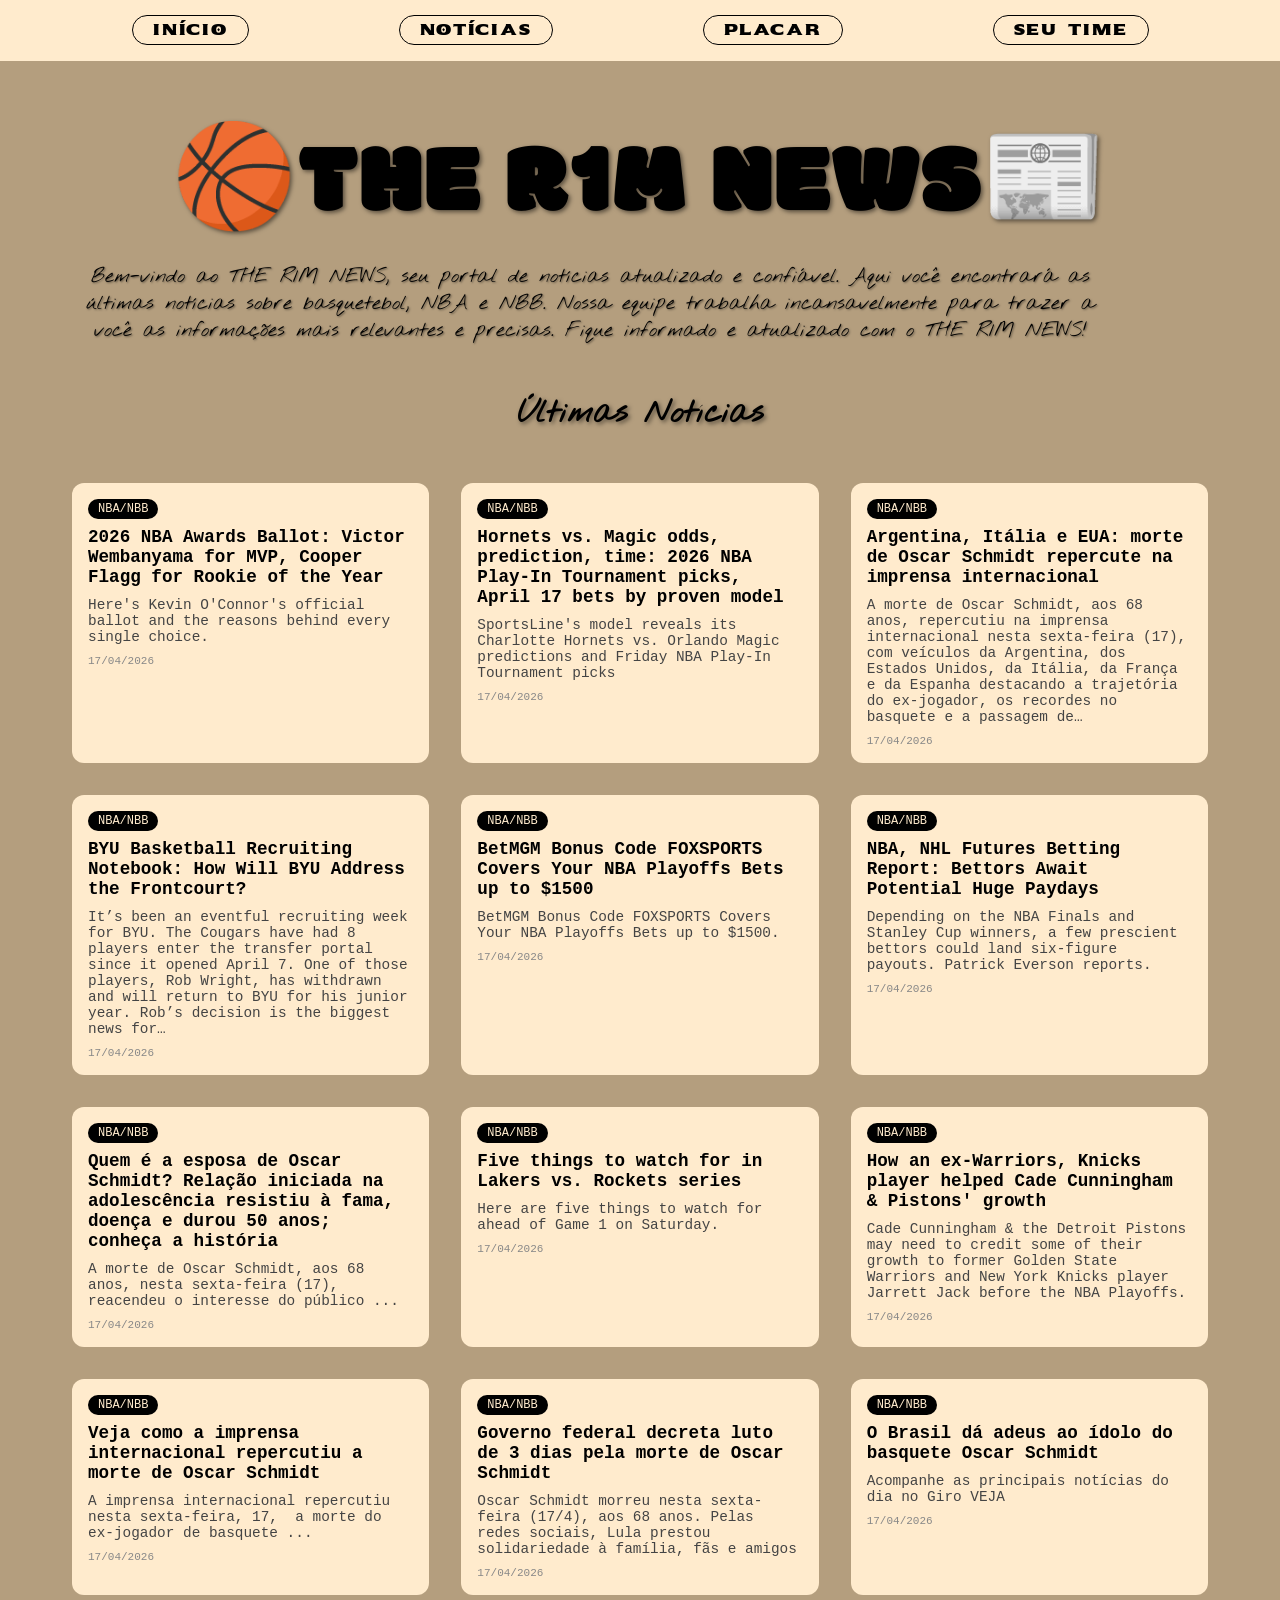
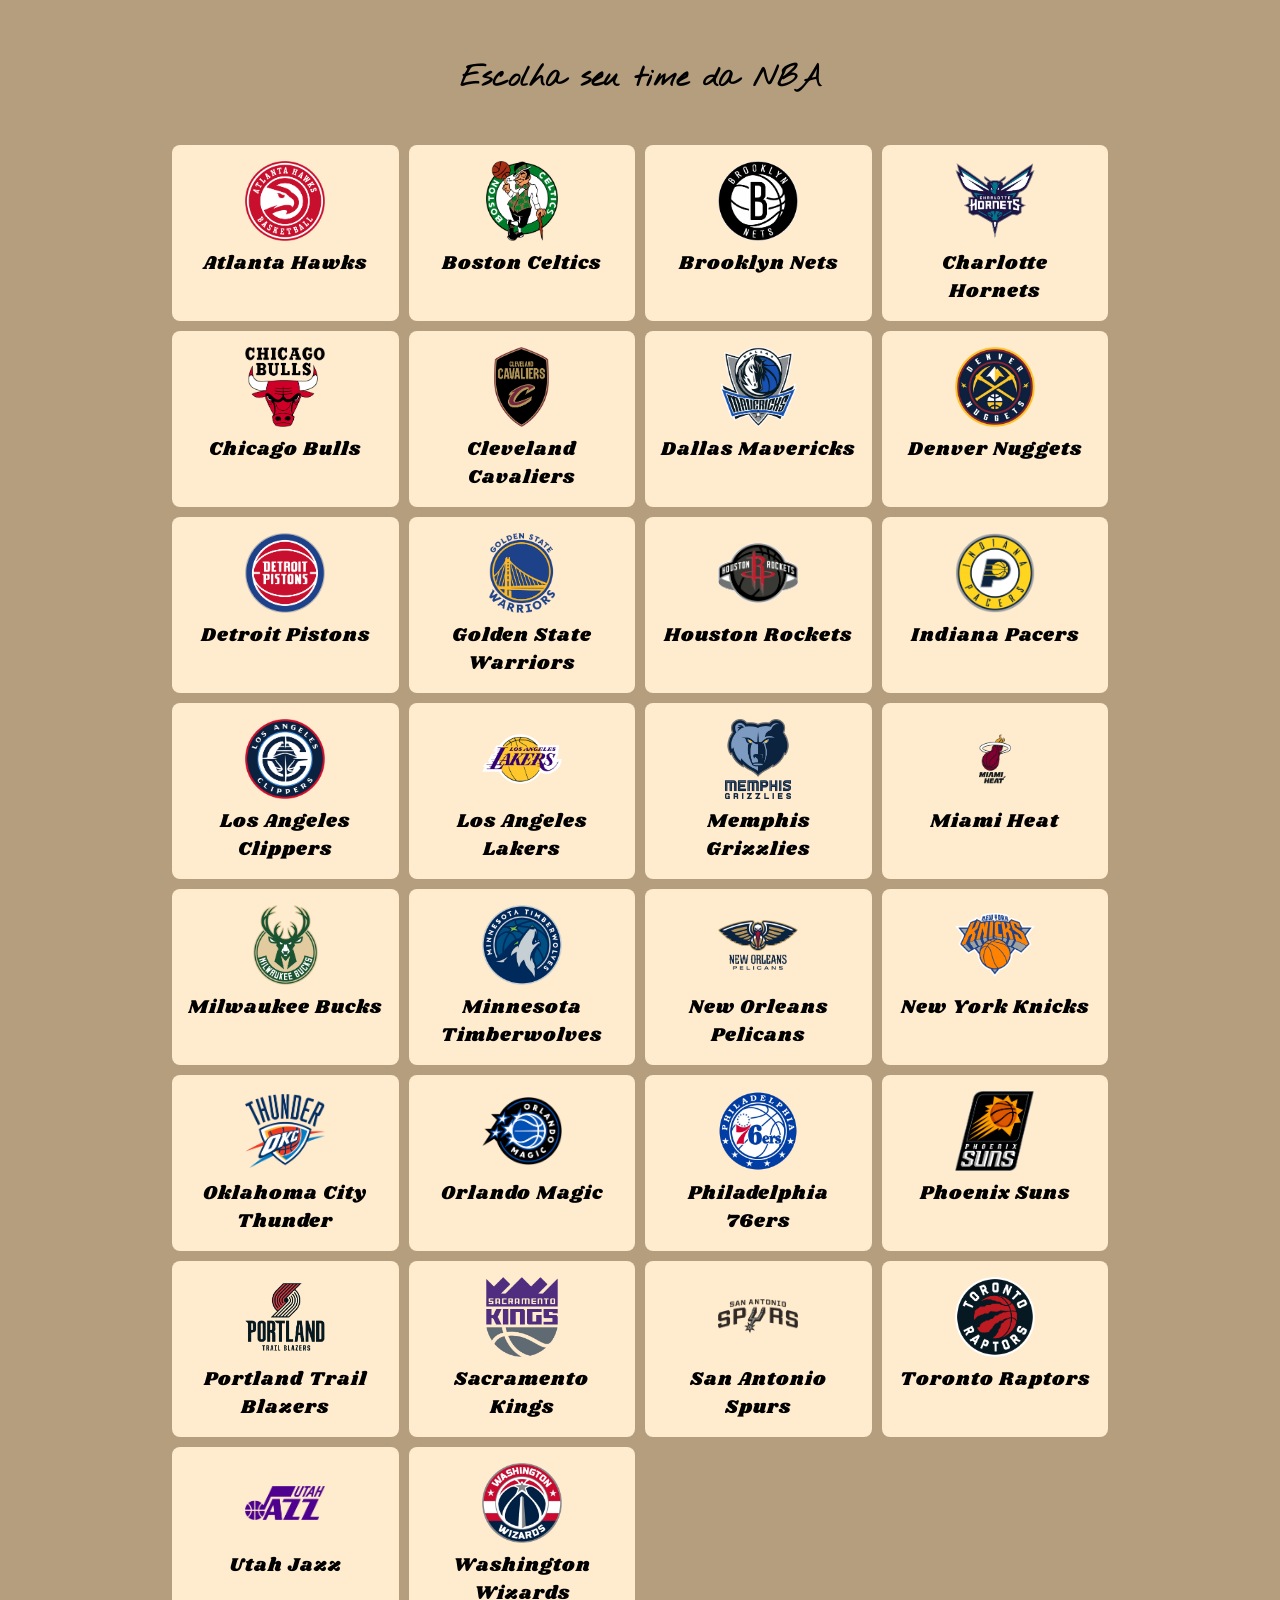
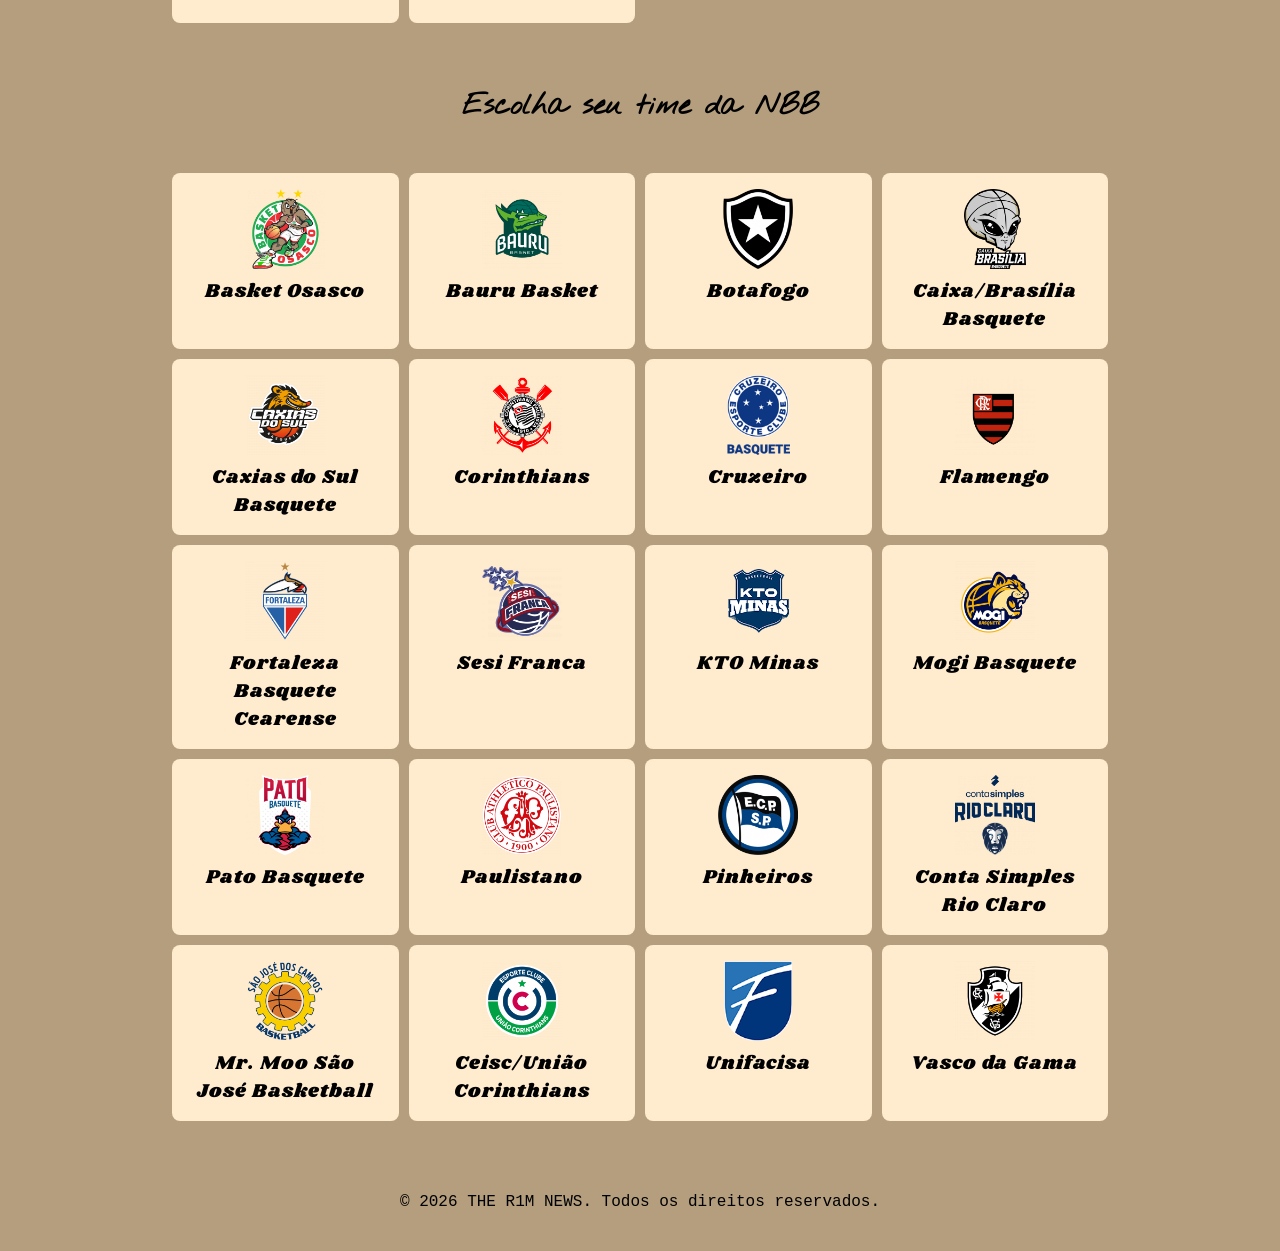
<file: index.html>
<!DOCTYPE html>
<html lang="PT-BR">

<head>
    <meta charset="UTF-8">
    <meta name="viewport" content="width=device-width, initial-scale=1.0">
    <title>THE R1M NEWS</title>
    <link rel="stylesheet" href="styles.css">
    <link rel="preconnect" href="https://fonts.googleapis.com">
    <link rel="preconnect" href="https://fonts.gstatic.com" crossorigin>
    <link
        href="https://fonts.googleapis.com/css2?family=Modak&family=Nothing+You+Could+Do&family=Sekuya&family=Shrikhand&display=swap"
        rel="stylesheet">
    <link rel="stylesheet" href="https://cdnjs.cloudflare.com/ajax/libs/font-awesome/6.5.0/css/all.min.css">

</head>

<body>
    <nav class="navbar">
        <button class="hamburguer" id="hamburguer">
            <i class="fa-solid fa-bars"></i>
        </button>
        <ul class="nav-list" id="nav-list">
            <li><a href="#inicio">Início</a></li>
            <li><a href="#noticias">Notícias</a></li>
            <li><a href="https://www.flashscore.com.br/basquete/eua/nba/#/MHnOejlI/classificacoes/geral/">Placar</a>
            </li>
            <li><a href="#seu-time" id="link-seu-time">Seu Time</a></li>
        </ul>
    </nav>
    <main id="inicio">
        <h1 class="titulo-principal">🏀THE R1M NEWS📰</h1>
        <p class="subtitulo-principal">Bem-vindo ao THE R1M NEWS, seu portal de notícias atualizado e confiável.
            Aqui você encontrará as últimas
            notícias sobre basquetebol, NBA e NBB. Nossa equipe trabalha incansavelmente para trazer a você as
            informações mais relevantes e precisas.
            Fique informado e atualizado com o THE R1M NEWS!</p>
    </main>
    <section class="noticias" id="noticias">
        <h2 class="ultimas-noticias">Últimas Notícias</h2>
        <div class="noticias-grid" id="noticias-grid">

        </div>
    </section>

    <!--ESTÁ É A SECTION DOS TIMES-->

    <section class="times" id="seu-time">
        <h2>Escolha seu time da NBA</h2>
        <ul class="lista-times">
            <li><img src="./img/Atlanta Hawks.png"><span>Atlanta Hawks</span></li>
            <li><img src="./img/Boston Celtics.png"><span>Boston Celtics</span></li>
            <li><img src="./img/Brooklyn Nets.png"><span>Brooklyn Nets</span></li>
            <li><img src="./img/Charlotte Hornets.png"><span>Charlotte Hornets</span></li>
            <li><img src="./img/Chicago Bulls.png"><span>Chicago Bulls</span></li>
            <li><img src="./img/Cleveland Cavaliers.png"><span>Cleveland Cavaliers</span></li>
            <li><img src="./img/Dallas Mavericks.png"><span>Dallas Mavericks</span></li>
            <li><img src="./img/Denver Nuggets.png"><span>Denver Nuggets</span></li>
            <li><img src="./img/Detroit Pistons.png"><span>Detroit Pistons</span></li>
            <li><img src="./img/Golden State Warriors.png"><span>Golden State Warriors</span></li>
            <li><img src="./img/Houston Rockets.png"><span>Houston Rockets</span></li>
            <li><img src="./img/Indiana Pacers.png"><span>Indiana Pacers</span></li>
            <li><img src="./img/Los Angeles Clippers.png"><span>Los Angeles Clippers</span></li>
            <li><img src="./img/Los Angeles Lakers.png"><span>Los Angeles Lakers</span></li>
            <li><img src="./img/Memphis Grizzlies.png"><span>Memphis Grizzlies</span></li>
            <li><img src="./img/Miami Heat.png"><span>Miami Heat</span></li>
            <li><img src="./img/Milwaukee Bucks.png"><span>Milwaukee Bucks</span></li>
            <li><img src="./img/Minnesota Timberwolves.png"><span>Minnesota Timberwolves</span></li>
            <li><img src="./img/New Orleans Pelicans.png"><span>New Orleans Pelicans</span></li>
            <li><img src="./img/New York Knicks.png"><span>New York Knicks</span></li>
            <li><img src="./img/Oklahoma City Thunder.png"><span>Oklahoma City Thunder</span></li>
            <li><img src="./img/Orlando Magic.png"><span>Orlando Magic</span></li>
            <li><img src="./img/Philadelphia 76ers.png"><span>Philadelphia 76ers</span></li>
            <li><img src="./img/Phoenix Suns.png"><span>Phoenix Suns</span></li>
            <li><img src="./img/Portland Trail Blazers.png"><span>Portland Trail Blazers</span></li>
            <li><img src="./img/Sacramento Kings.png"><span>Sacramento Kings</span></li>
            <li><img src="./img/San Antonio Spurs.png"><span>San Antonio Spurs</span></li>
            <li><img src="./img/Toronto Raptors.png"><span>Toronto Raptors</span></li>
            <li><img src="./img/Utah Jazz.png"><span>Utah Jazz</span></li>
            <li><img src="./img/Washington Wizards.png"><span>Washington Wizards</span></li>
        </ul>

        <h2>Escolha seu time da NBB</h2>
        <ul class="lista-times">
            <li><img src="./img/Basket Osasco.png"><span>Basket Osasco</span></li>
            <li><img src="./img/Bauru Basket.png"><span>Bauru Basket</span></li>
            <li><img src="./img/Botafogo.png"><span>Botafogo</span></li>
            <li><img src="./img/CAIXA Brasília Basquete.png"><span>Caixa/Brasília Basquete</span></li>
            <li><img src="./img/Caxias do Sul Basquete.png"><span>Caxias do Sul Basquete</span></li>
            <li><img src="./img/Corinthians.png"><span>Corinthians</span></li>
            <li><img src="./img/Cruzeiro.png"><span>Cruzeiro</span></li>
            <li><img src="./img/Flamengo.png"><span>Flamengo</span></li>
            <li><img src="./img/Fortaleza Basquete Cearense.png"><span>Fortaleza Basquete Cearense</span></li>
            <li><img src="./img/Sesi Franca.png"><span>Sesi Franca</span></li>
            <li><img src="./img/KTO Minas.png"><span>KTO Minas</span></li>
            <li><img src="./img/Mogi Basquete.png"><span>Mogi Basquete</span></li>
            <li><img src="./img/Pato Basquete.png"><span>Pato Basquete</span></li>
            <li><img src="./img/Paulistano.png"><span>Paulistano</span></li>
            <li><img src="./img/Pinheiros.png"><span>Pinheiros</span></li>
            <li><img src="./img/Conta Simples Rio Claro.png"><span>Conta Simples Rio Claro</span></li>
            <li><img src="./img/Mr. Moo São José Basketball.png"><span>Mr. Moo São José Basketball</span></li>
            <li><img src="./img/Ceisc União Corinthians.png"><span>Ceisc/União Corinthians</span></li>
            <li><img src="./img/UNIFACISA.png"><span>Unifacisa</span></li>
            <li><img src="./img/Vasco da Gama.png"><span>Vasco da Gama</span></li>
        </ul>
    </section>
    <script src="scripts.js"></script>
    <footer class="rodape">
        <p class="rodape">&copy; 2026 THE R1M NEWS. Todos os direitos reservados.</p>
    </footer>
</body>

</html>
</file>
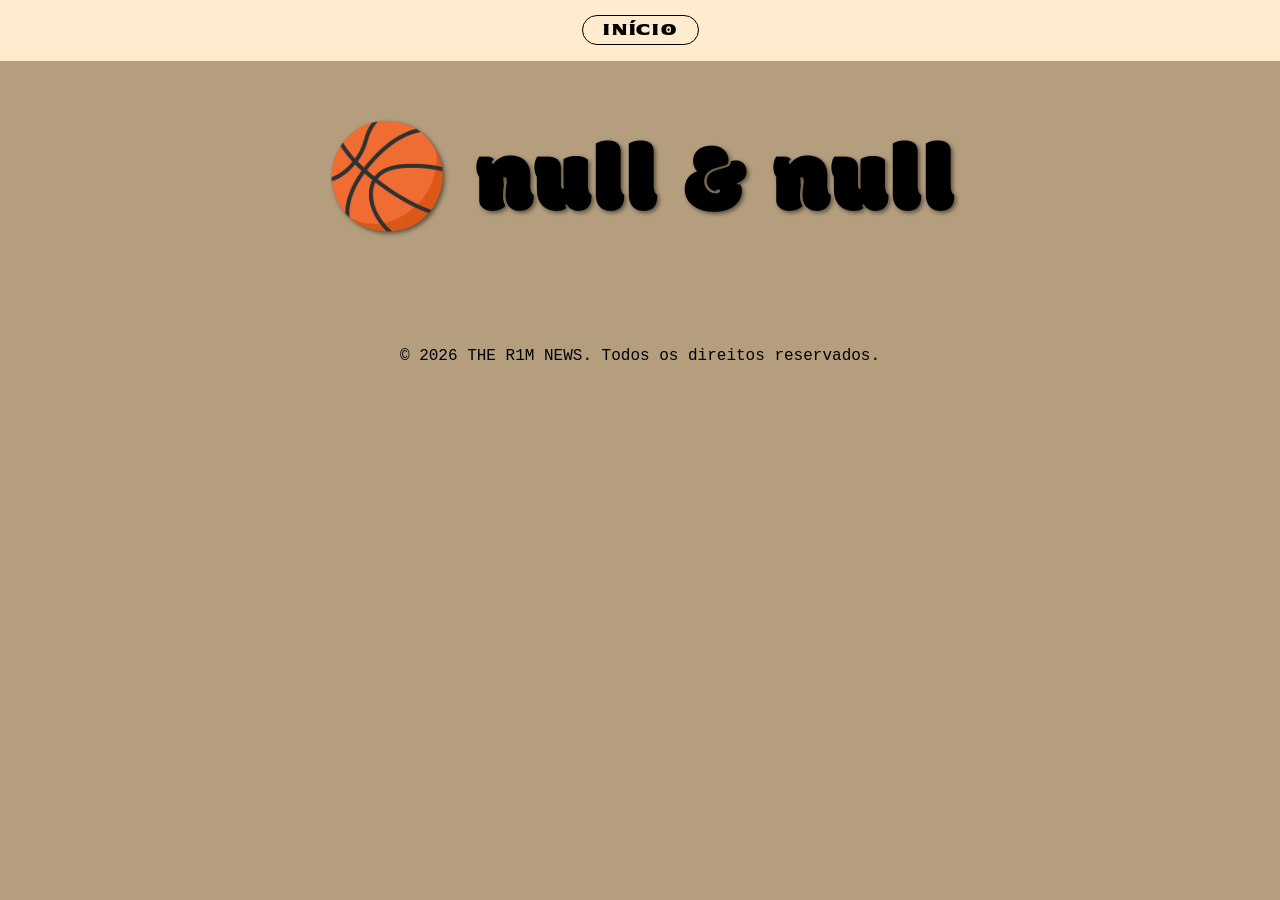
<file: seu-time.html>
<!DOCTYPE html>
<html lang="PT-BR">

<head>
    <meta charset="UTF-8">
    <meta name="viewport" content="width=device-width, initial-scale=1.0">
    <title>Seu Time - THE R1M NEWS</title>
    <link rel="stylesheet" href="styles.css">
    <link rel="preconnect" href="https://fonts.googleapis.com">
    <link rel="preconnect" href="https://fonts.gstatic.com" crossorigin>
    <link href="https://fonts.googleapis.com/css2?family=Modak&family=Nothing+You+Could+Do&family=Sekuya&family=Shrikhand&display=swap" rel="stylesheet">
    <link rel="stylesheet" href="https://cdnjs.cloudflare.com/ajax/libs/font-awesome/6.5.0/css/all.min.css">
</head>

<body>
    <nav class="navbar">
        <button class="hamburguer" id="hamburguer">
            <i class="fa-solid fa-bars"></i>
        </button>
        <ul class="nav-list" id="nav-list">
            <li><a href="index.html">Início</a></li>
        </ul>
    </nav>

    <main>
        <h1 class="titulo-principal" id="titulo-times"></h1>
        <div class="noticias-grid" id="noticias-time"></div>
    </main>

    <footer class="rodape">
        <p>&copy; 2026 THE R1M NEWS. Todos os direitos reservados.</p>
    </footer>

    <script src="seu-time.js"></script>
</body>

</html>
</file>
<file: styles.css>
* {
    margin: 0;
    padding: 0;
    box-sizing: border-box;
    max-width: 100%;
}

body {
    font-family: 'Nothing You Could Do', cursive;
    background-color: rgb(180, 158, 126);
    height: 100vh;
}

.shrikhand-regular {
    font-family: "Shrikhand", serif;
    font-weight: 400;
    font-style: normal;
}

.sekuya-regular {
    font-family: "Sekuya", system-ui;
    font-weight: 400;
    font-style: normal;
}

.modak-regular {
    font-family: "Modak", system-ui;
    font-weight: 400;
    font-style: normal;
}

.nothing-you-could-do-regular {
    font-family: "Nothing You Could Do", cursive;
    font-weight: 400;
    font-style: normal;
}


.navbar {
    background-color: blanchedalmond;
    padding: 20px;
    display: flex;
    justify-content: space-between;
    align-items: center;
}

.nav-list {
    margin: 0 auto;
    list-style: none;
    text-decoration: none;
    display: flex;
    gap: 150px;
    align-items: center;
}

.nav-list a {
    font-family: 'Sekuya', sans-serif;
    color: rgb(0, 0, 0);
    text-decoration: none;
    font-size: 15px;
    border: black solid 1px;
    padding: 4px;
    letter-spacing: 2px;
    padding-left: 20px;
    padding-right: 20px;
    border-radius: 15px;
}

.nav-list a:hover {
    background-color: rgb(0, 0, 0);
    color: blanchedalmond;
}

.main {
    display: flex;
    justify-content: center;
    align-items: center;
    padding: 4rem 2rem;
}

.titulo-principal {
    font-size: 100px;
    letter-spacing: 2px;
    color: rgb(0, 0, 0);
    text-shadow: 2px 2px 4px rgba(0, 0, 0, 0.5);
    text-align: center;
    font-family: 'Modak', system-ui;
    font-weight: 400;
    margin-bottom: 2px;
    margin-top: 50px;
}

.subtitulo-principal {
    font-size: 20px;
    color: rgb(0, 0, 0);
    text-shadow: 1px 1px 2px rgba(0, 0, 0, 0.5);
    text-align: center;
    margin-bottom: 10px;
    margin-left: 80px;
    margin-right: 180px;
}

.ultimas-noticias {
    font-size: 30px;
    color: rgb(0, 0, 0);
    text-shadow: 2px 2px 4px rgba(0, 0, 0, 0.5);
    text-align: center;
    margin-top: 80px;
    margin-bottom: 20px;
}

.titulo-noticia {
    display: flex;
    justify-content: center;
    font-size: 20px;
    margin-top: 10px;
    margin-bottom: 10px;
}

.subtitulo-noticia {
    display: flex;
    justify-content: center;
    font-size: 20px;
    margin-top: 10px;
    margin-bottom: 10px;
}

.lista-times {
    list-style: none;
    padding: 2rem;
}

.times h2 {
    text-align: center;
    margin: 2rem 0 1rem 0;
    font-size: 1.8rem;
}

.lista-times {
    list-style: none;
    display: grid;
    grid-template-columns: repeat(auto-fill, minmax(200px, 1fr));
    gap: 10px;
    padding: 2rem;
    max-width: 1000px;
    margin: 0 auto;
}

.lista-times li img {
    width: 80px;
    height: 80px;
    object-fit: contain;
}

.lista-times li {
    display: flex;
    flex-direction: column;
    align-items: center;
    gap: 8px;
    background-color: blanchedalmond;
    padding: 1rem;
    text-align: center;
    border-radius: 8px;
    font-size: 1.2rem;
    transition: background-color 0.3s ease;
    font-family: 'Shrikhand', serif;
    letter-spacing: 1px;
}

.lista-times li:hover {
    background-color: rgb(0, 0, 0);
    color: blanchedalmond;
}

.ultimas-noticias {
    text-align: center;
    font-size: 2rem;
    margin: 3rem 0 1rem 0;
}

.noticias-grid {
    font-family: 'Courier New', Courier, monospace;
    display: grid;
    grid-template-columns: repeat(auto-fill, minmax(300px, 1fr));
    gap: 2rem;
    max-width: 1200px;
    margin: 0 auto;
    padding: 2rem;
}

.noticia-card {
    background-color: blanchedalmond;
    border-radius: 12px;
    overflow: hidden;
    transition: all 0.3s ease;
    cursor: pointer;
}

.noticia-card:hover {
    transform: translateY(-5px);
    box-shadow: 0 10px 20px rgba(0, 0, 0, 0.3);
}

.noticia-conteudo {
    padding: 1rem;
}

.noticia-tag {
    background-color: #000;
    color: blanchedalmond;
    padding: 3px 10px;
    border-radius: 20px;
    font-size: 12px;
}

.titulo-noticia {
    margin-top: 10px;
    margin-bottom: 8px;
    font-size: 1.1rem;
}

.subtitulo-noticia {
    font-size: 0.9rem;
    color: #444;
}

.noticia-data {
    font-size: 11px;
    color: #888;
    margin-top: 10px;
    display: block;
}

.rodape {
    font-family: 'Courier New', Courier, monospace;
    text-align: center;
    padding: 20px;
}

.hamburguer {
    display: none;
    background: transparent;
    border: none;
    font-size: 28px;
    cursor: pointer;
    color: black;
    padding: 5px;
}

.hamburguer {
    display: none;
    background: transparent;
    border: none;
    font-size: 28px;
    cursor: pointer;
    color: black;
    padding: 5px;
}

@media (max-width: 768px) {
html, body {
    overflow-x: hidden;
    width: 100%;
}

    .hamburguer {
        display: block;
    }

    .nav-list {
        display: none;
        flex-direction: column;
        align-items: center;
        gap: 20px;
        padding: 1rem 0;
        width: 100%;
    }

    .nav-list.aberto {
        display: flex;
    }

    .navbar {
        width: 100%;
        flex-direction: column;
        align-items: flex-start;
    }

    .titulo-principal {
        font-size: 2.0rem;
    }

    .subtitulo-principal {
        font-size: 0.9rem;
        padding: 0 1rem;
        margin: 0;
        text-align: center;
    }

    .lista-times {
        grid-template-columns: repeat(2, 1fr);
    }

    .times h2{
    font-size: 1.6rem;
    }


    .lista-times li {
    padding: 0.6rem;
    font-size: 1rem;
}

    .noticias-grid {
        grid-template-columns: 1fr;
    }

    .rodape{
        font-size: 1rem;
    }

}

.noticia-link {
    text-decoration: none;
    color: inherit;
    display: block;
}

.noticia-link:hover .titulo-noticia {
    color: #000000;
    text-decoration: underline;
}
</file>
